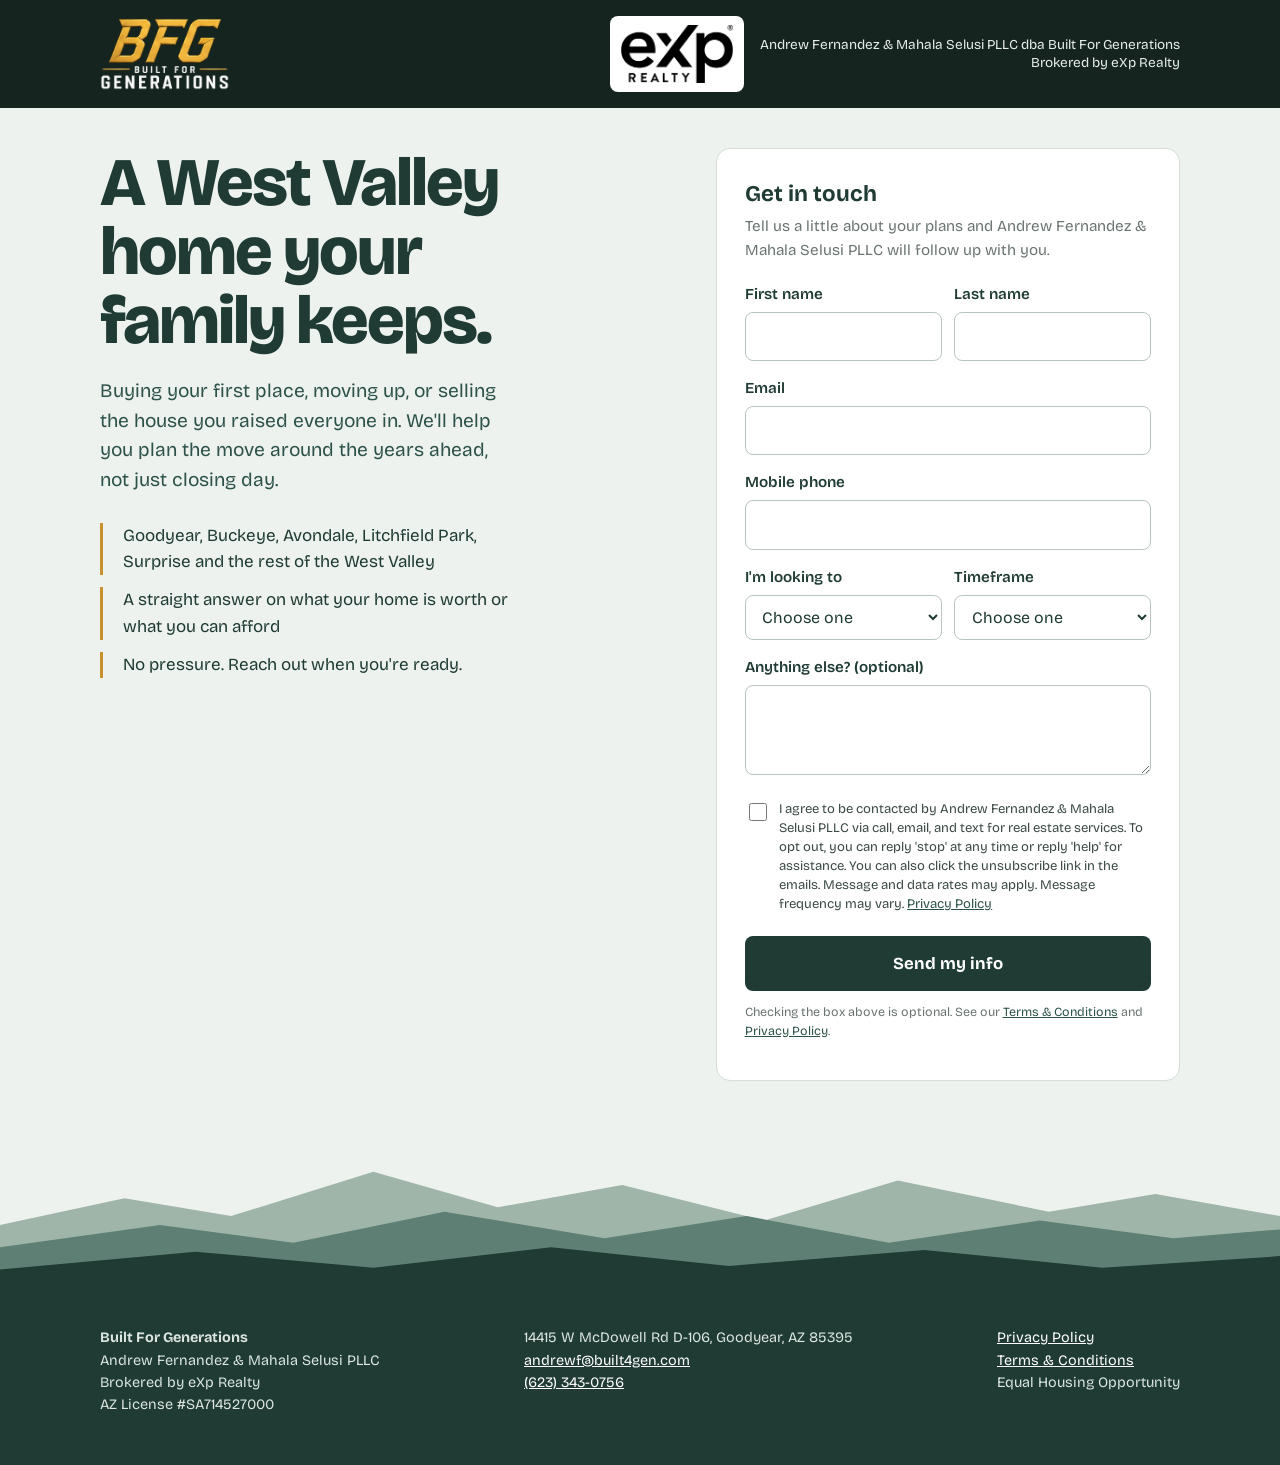
<file: index.html>
<!doctype html>
<html lang="en">
<head>
<meta charset="utf-8">
<meta name="viewport" content="width=device-width, initial-scale=1, viewport-fit=cover">
<title>Built For Generations | West Valley Real Estate</title>
<meta name="description" content="Buying or selling in the West Valley? Talk with Built For Generations, brokered by eXp Realty.">
<link rel="preconnect" href="https://fonts.googleapis.com">
<link href="https://fonts.googleapis.com/css2?family=Bricolage+Grotesque:opsz,wght@12..96,400;12..96,600;12..96,800&display=swap" rel="stylesheet">
<link rel="stylesheet" href="style.css">
</head>
<body>
<div class="masthead"><div class="wrap">
<header class="top">
    <a class="brand" href="/"><img class="team-logo" src="/team-logo.png" alt="Built For Generations"></a>
    <div class="broker">
      <img class="broker-logo" src="/exp-logo.png" alt="eXp Realty">
      <span class="brokered">Andrew Fernandez &amp; Mahala Selusi PLLC dba Built For Generations<br>Brokered by eXp Realty</span>
    </div>
  </header></div></div><div class="wrap">

  <main class="hero">
    <section>
      <h1>A West Valley home your family keeps.</h1>
      <p class="lede">Buying your first place, moving up, or selling the house you raised everyone in. We'll help you plan the move around the years ahead, not just closing day.</p>
      <ul class="points">
        <li>Goodyear, Buckeye, Avondale, Litchfield Park, Surprise and the rest of the West Valley</li>
        <li>A straight answer on what your home is worth or what you can afford</li>
        <li>No pressure. Reach out when you're ready.</li>
      </ul>
    </section>

    <section class="card" aria-labelledby="form-title">
      <h2 id="form-title">Get in touch</h2>
      <p class="sub">Tell us a little about your plans and Andrew Fernandez &amp; Mahala Selusi PLLC will follow up with you.</p>

      <form name="leads" method="POST" action="/thanks.html" data-netlify="true" netlify-honeypot="company">
        <input type="hidden" name="form-name" value="leads">
        <p class="hidden"><label>Leave this empty <input name="company"></label></p>

        <div class="row">
          <div class="field"><label for="first">First name</label><input id="first" name="first_name" type="text" autocomplete="given-name" required></div>
          <div class="field"><label for="last">Last name</label><input id="last" name="last_name" type="text" autocomplete="family-name" required></div>
        </div>
        <div class="field"><label for="email">Email</label><input id="email" name="email" type="email" autocomplete="email" required></div>
        <div class="field"><label for="phone">Mobile phone</label><input id="phone" name="phone" type="tel" autocomplete="tel" inputmode="tel"></div>
        <div class="row">
          <div class="field"><label for="goal">I'm looking to</label>
            <select id="goal" name="goal" required>
              <option value="">Choose one</option><option>Buy</option><option>Sell</option><option>Buy and sell</option><option>Just exploring</option>
            </select></div>
          <div class="field"><label for="when">Timeframe</label>
            <select id="when" name="timeframe">
              <option value="">Choose one</option><option>0–3 months</option><option>3–6 months</option><option>6–12 months</option><option>12+ months</option>
            </select></div>
        </div>
        <div class="field"><label for="msg">Anything else? (optional)</label><textarea id="msg" name="message"></textarea></div>

        <!-- SMS opt-in: unchecked by default, not required to submit (Follow Up Boss / carrier approved wording) -->
        <label class="consent">
          <input type="checkbox" name="sms_consent" value="yes">
          <span>I agree to be contacted by Andrew Fernandez &amp; Mahala Selusi PLLC via call, email, and text for real estate services. To opt out, you can reply 'stop' at any time or reply 'help' for assistance. You can also click the unsubscribe link in the emails. Message and data rates may apply. Message frequency may vary. <a href="/privacy.html">Privacy Policy</a></span>
        </label>

        <button class="cta" type="submit">Send my info</button>
        <p class="fine">Checking the box above is optional. See our <a href="/terms.html">Terms &amp; Conditions</a> and <a href="/privacy.html">Privacy Policy</a>.</p>
      </form>
    </section>
  </main>
</div>

<svg class="ridge" viewBox="0 0 1440 160" preserveAspectRatio="none" aria-hidden="true">
  <path d="M0 90 L140 60 L260 80 L420 30 L560 70 L700 45 L860 85 L1010 40 L1180 75 L1300 55 L1440 80 V160 H0Z" fill="#9FB5A9"/>
  <path d="M0 115 L180 90 L330 110 L500 75 L680 105 L840 80 L1000 110 L1170 85 L1320 105 L1440 95 V160 H0Z" fill="#5E8074"/>
  <path d="M0 140 L220 120 L420 138 L620 115 L820 136 L1040 118 L1240 138 L1440 125 V160 H0Z" fill="#1F3B34"/>
</svg>

<footer>
  <div class="wrap cols">
    <div>
      <strong>Built For Generations</strong><br>
      Andrew Fernandez &amp; Mahala Selusi PLLC<br>
      Brokered by eXp Realty<br>
      AZ License #SA714527000
    </div>
    <div>
      14415 W McDowell Rd D-106, Goodyear, AZ 85395<br>
      <a href="mailto:andrewf@built4gen.com">andrewf@built4gen.com</a><br>
      <a href="tel:+16233430756">(623) 343-0756</a>
    </div>
    <div>
      <a href="/privacy.html">Privacy Policy</a><br>
      <a href="/terms.html">Terms &amp; Conditions</a><br>
      Equal Housing Opportunity
    </div>
  </div>
</footer>
</body>
</html>
</file>
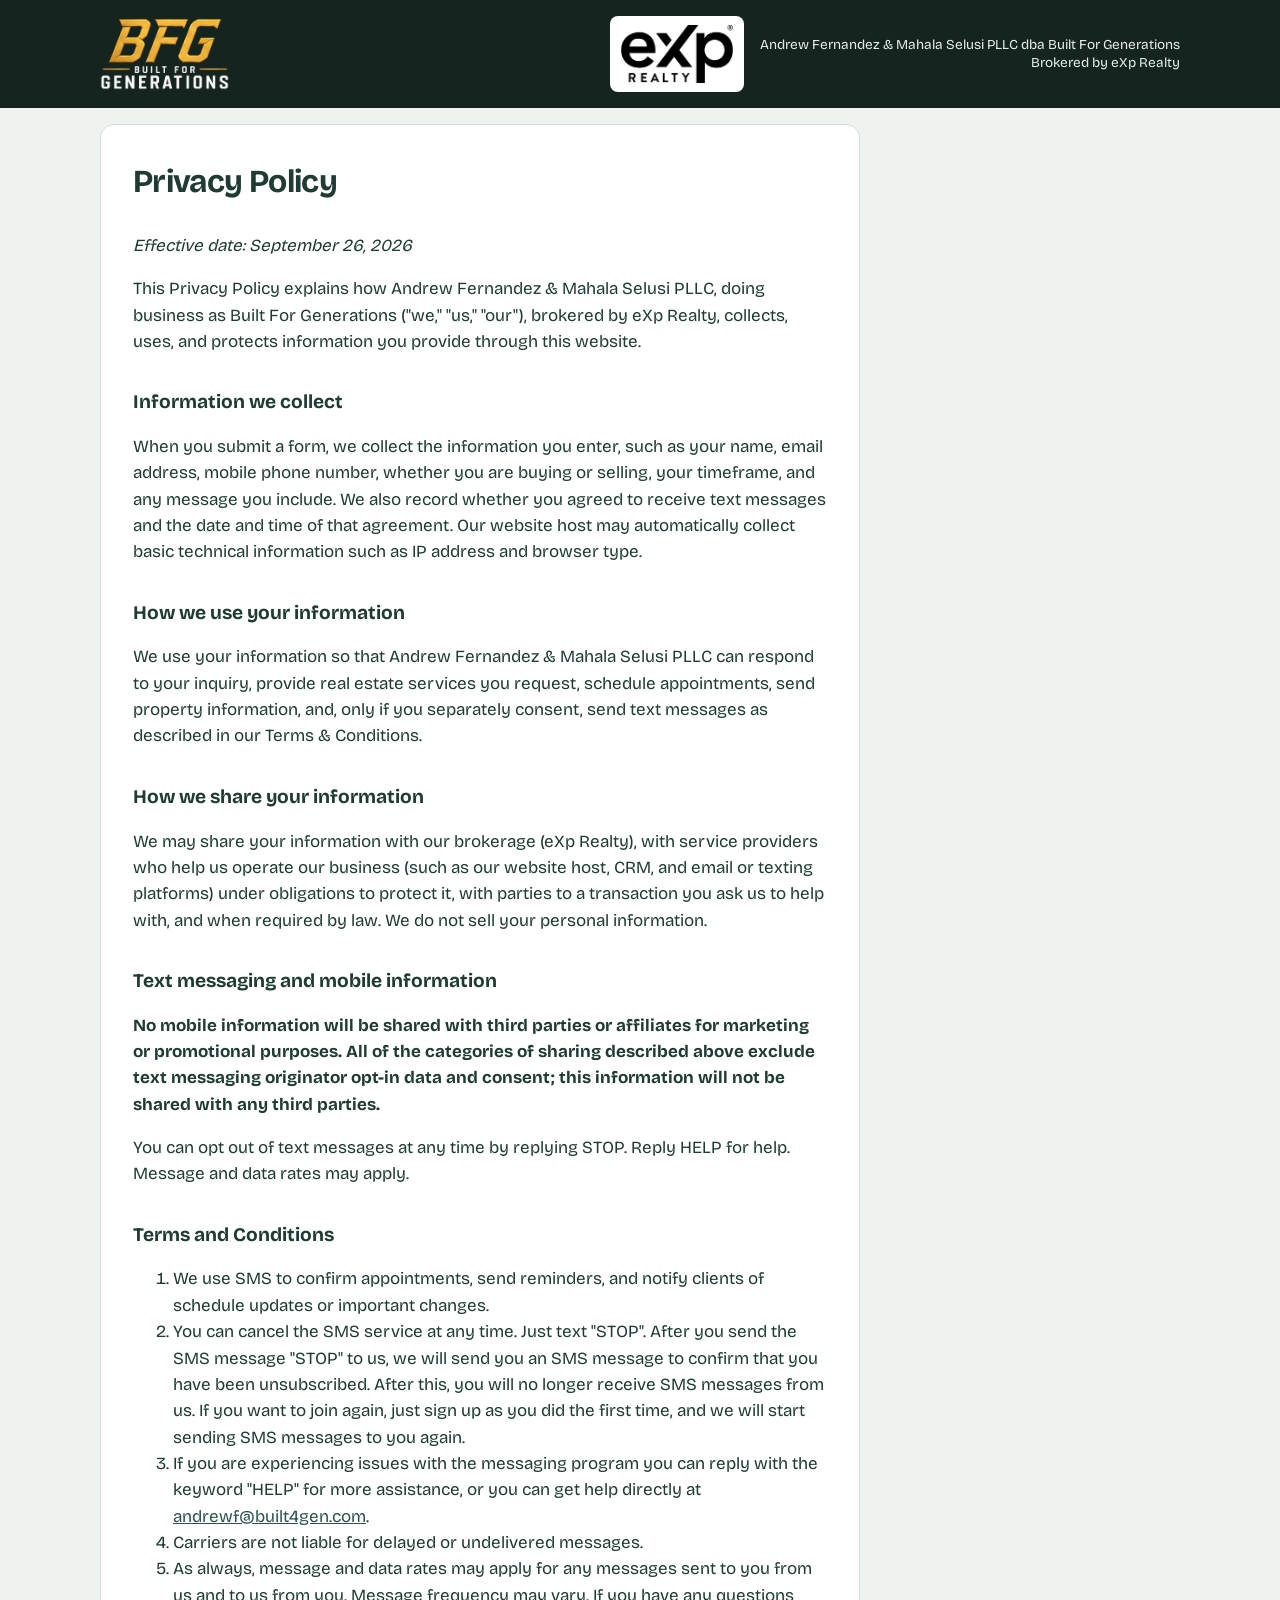
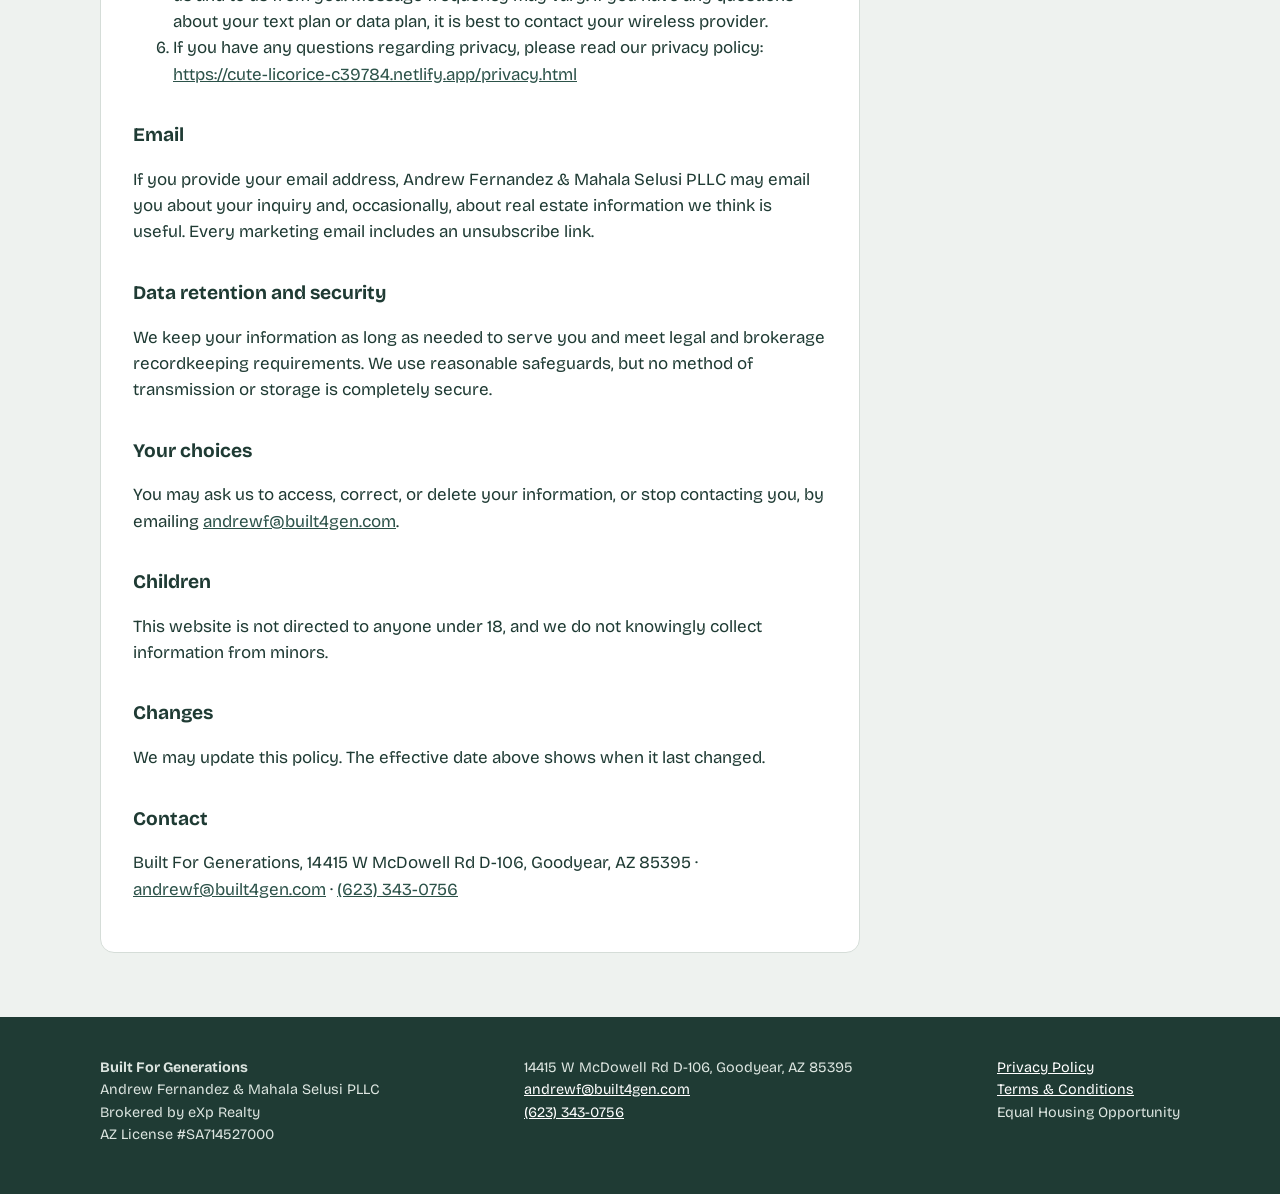
<file: privacy.html>
<!doctype html><html lang="en"><head><meta charset="utf-8"><meta name="viewport" content="width=device-width, initial-scale=1, viewport-fit=cover"><link href="https://fonts.googleapis.com/css2?family=Bricolage+Grotesque:opsz,wght@12..96,400;12..96,600;12..96,800&display=swap" rel="stylesheet"><link rel="stylesheet" href="style.css"><title>Privacy Policy | Built For Generations</title></head><body><div class="masthead"><div class="wrap"><header class="top">
    <a class="brand" href="/"><img class="team-logo" src="/team-logo.png" alt="Built For Generations"></a>
    <div class="broker">
      <img class="broker-logo" src="/exp-logo.png" alt="eXp Realty">
      <span class="brokered">Andrew Fernandez &amp; Mahala Selusi PLLC dba Built For Generations<br>Brokered by eXp Realty</span>
    </div>
  </header></div></div><div class="wrap">
<article class="legal">
<h1>Privacy Policy</h1>
<p><em>Effective date: September 26, 2026</em></p>
<p>This Privacy Policy explains how Andrew Fernandez &amp; Mahala Selusi PLLC, doing business as Built For Generations ("we," "us," "our"), brokered by eXp Realty, collects, uses, and protects information you provide through this website.</p>

<h2>Information we collect</h2>
<p>When you submit a form, we collect the information you enter, such as your name, email address, mobile phone number, whether you are buying or selling, your timeframe, and any message you include. We also record whether you agreed to receive text messages and the date and time of that agreement. Our website host may automatically collect basic technical information such as IP address and browser type.</p>

<h2>How we use your information</h2>
<p>We use your information so that Andrew Fernandez &amp; Mahala Selusi PLLC can respond to your inquiry, provide real estate services you request, schedule appointments, send property information, and, only if you separately consent, send text messages as described in our Terms &amp; Conditions.</p>

<h2>How we share your information</h2>
<p>We may share your information with our brokerage (eXp Realty), with service providers who help us operate our business (such as our website host, CRM, and email or texting platforms) under obligations to protect it, with parties to a transaction you ask us to help with, and when required by law. We do not sell your personal information.</p>

<h2>Text messaging and mobile information</h2>
<p><strong>No mobile information will be shared with third parties or affiliates for marketing or promotional purposes. All of the categories of sharing described above exclude text messaging originator opt-in data and consent; this information will not be shared with any third parties.</strong></p>
<p>You can opt out of text messages at any time by replying STOP. Reply HELP for help. Message and data rates may apply.</p>

<h2>Terms and Conditions</h2>
<ol>
<li>We use SMS to confirm appointments, send reminders, and notify clients of schedule updates or important changes.</li>
<li>You can cancel the SMS service at any time. Just text "STOP". After you send the SMS message "STOP" to us, we will send you an SMS message to confirm that you have been unsubscribed. After this, you will no longer receive SMS messages from us. If you want to join again, just sign up as you did the first time, and we will start sending SMS messages to you again.</li>
<li>If you are experiencing issues with the messaging program you can reply with the keyword "HELP" for more assistance, or you can get help directly at <a href="mailto:andrewf@built4gen.com">andrewf@built4gen.com</a>.</li>
<li>Carriers are not liable for delayed or undelivered messages.</li>
<li>As always, message and data rates may apply for any messages sent to you from us and to us from you. Message frequency may vary. If you have any questions about your text plan or data plan, it is best to contact your wireless provider.</li>
<li>If you have any questions regarding privacy, please read our privacy policy: <a href="https://cute-licorice-c39784.netlify.app/privacy.html">https://cute-licorice-c39784.netlify.app/privacy.html</a></li>
</ol>

<h2>Email</h2>
<p>If you provide your email address, Andrew Fernandez &amp; Mahala Selusi PLLC may email you about your inquiry and, occasionally, about real estate information we think is useful. Every marketing email includes an unsubscribe link.</p>

<h2>Data retention and security</h2>
<p>We keep your information as long as needed to serve you and meet legal and brokerage recordkeeping requirements. We use reasonable safeguards, but no method of transmission or storage is completely secure.</p>

<h2>Your choices</h2>
<p>You may ask us to access, correct, or delete your information, or stop contacting you, by emailing <a href="mailto:andrewf@built4gen.com">andrewf@built4gen.com</a>.</p>

<h2>Children</h2>
<p>This website is not directed to anyone under 18, and we do not knowingly collect information from minors.</p>

<h2>Changes</h2>
<p>We may update this policy. The effective date above shows when it last changed.</p>

<h2>Contact</h2>
<p>Built For Generations, 14415 W McDowell Rd D-106, Goodyear, AZ 85395 &middot; <a href="mailto:andrewf@built4gen.com">andrewf@built4gen.com</a> &middot; <a href="tel:+16233430756">(623) 343-0756</a></p>
</article>
</div><footer><div class="wrap cols"><div><strong>Built For Generations</strong><br>Andrew Fernandez &amp; Mahala Selusi PLLC<br>Brokered by eXp Realty<br>AZ License #SA714527000</div><div>14415 W McDowell Rd D-106, Goodyear, AZ 85395<br><a href="mailto:andrewf@built4gen.com">andrewf@built4gen.com</a><br><a href="tel:+16233430756">(623) 343-0756</a></div><div><a href="/privacy.html">Privacy Policy</a><br><a href="/terms.html">Terms &amp; Conditions</a><br>Equal Housing Opportunity</div></div></footer></body></html>
</file>
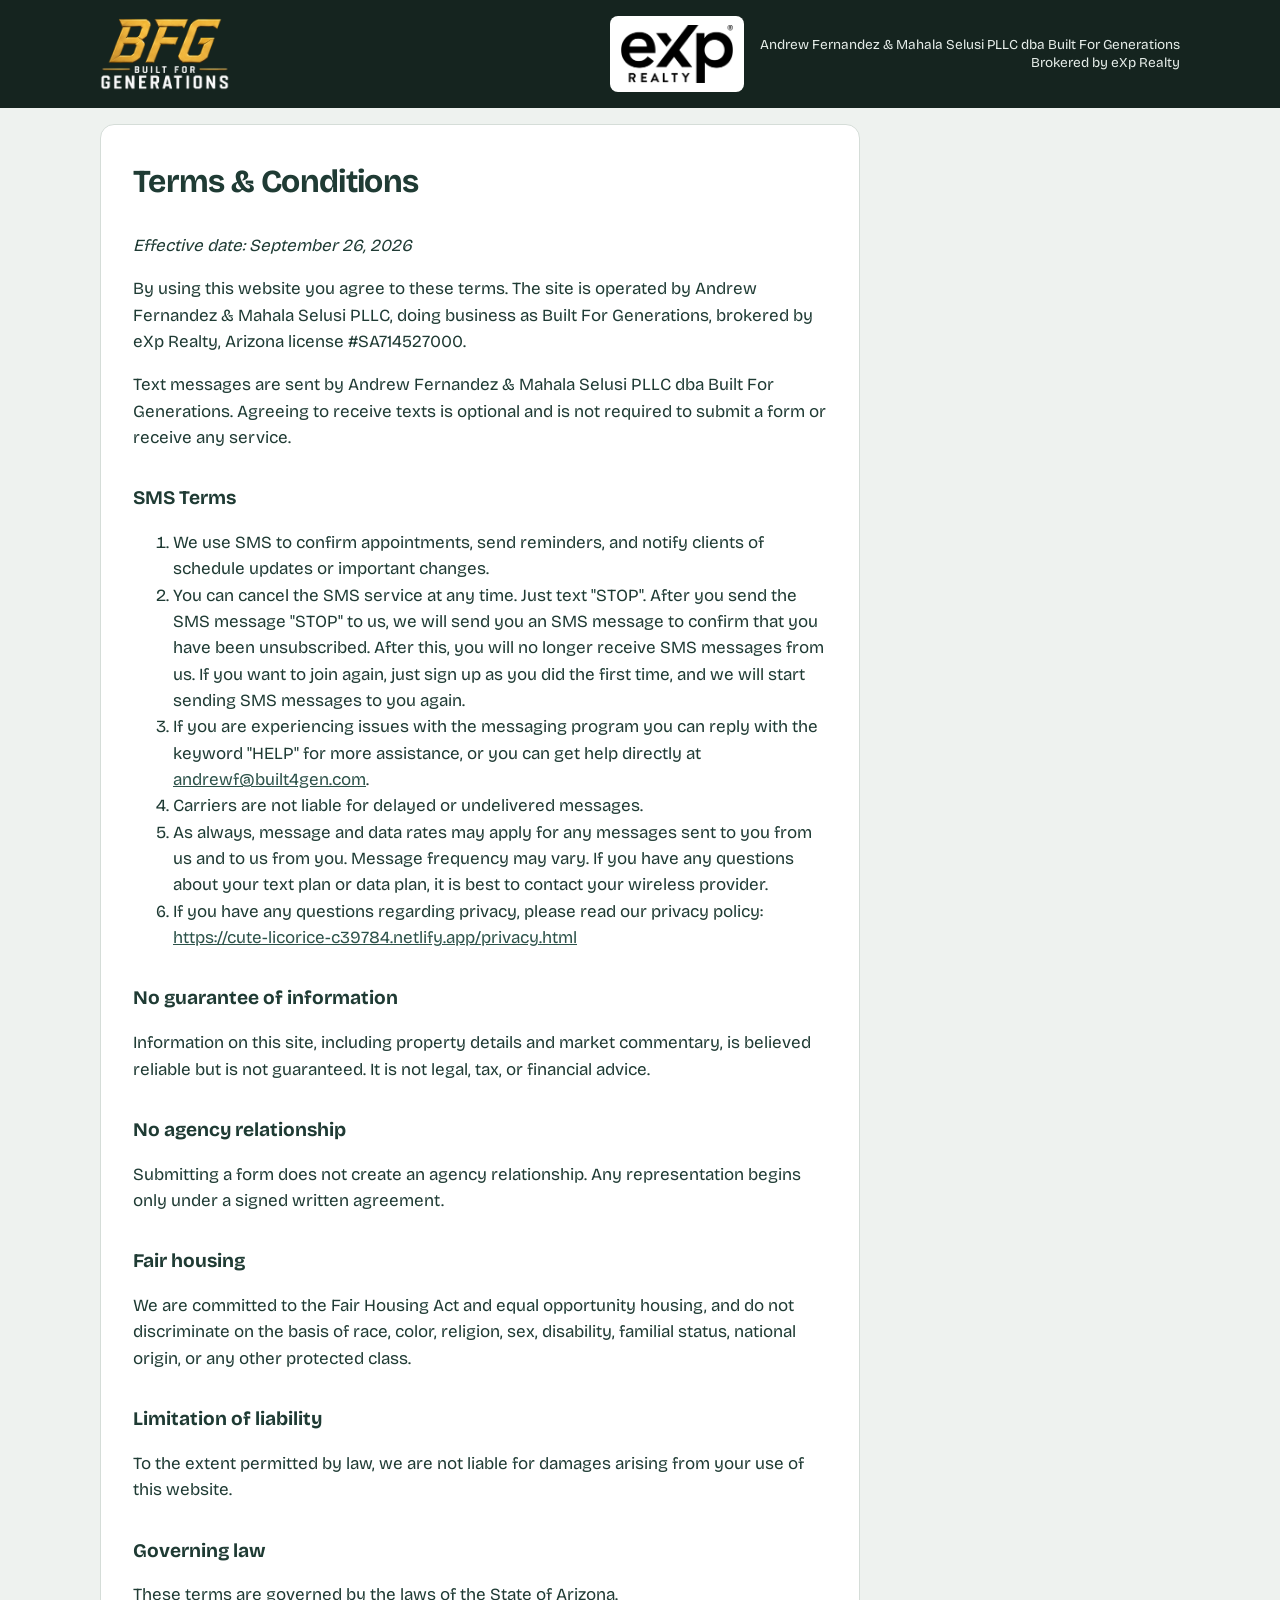
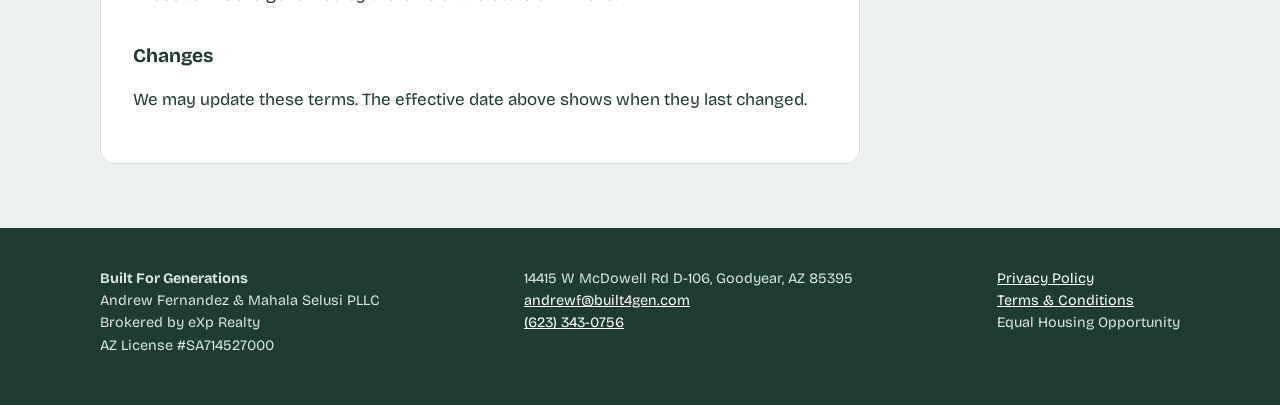
<file: terms.html>
<!doctype html><html lang="en"><head><meta charset="utf-8"><meta name="viewport" content="width=device-width, initial-scale=1, viewport-fit=cover"><link href="https://fonts.googleapis.com/css2?family=Bricolage+Grotesque:opsz,wght@12..96,400;12..96,600;12..96,800&display=swap" rel="stylesheet"><link rel="stylesheet" href="style.css"><title>Terms &amp; Conditions | Built For Generations</title></head><body><div class="masthead"><div class="wrap"><header class="top">
    <a class="brand" href="/"><img class="team-logo" src="/team-logo.png" alt="Built For Generations"></a>
    <div class="broker">
      <img class="broker-logo" src="/exp-logo.png" alt="eXp Realty">
      <span class="brokered">Andrew Fernandez &amp; Mahala Selusi PLLC dba Built For Generations<br>Brokered by eXp Realty</span>
    </div>
  </header></div></div><div class="wrap">
<article class="legal">
<h1>Terms &amp; Conditions</h1>
<p><em>Effective date: September 26, 2026</em></p>
<p>By using this website you agree to these terms. The site is operated by Andrew Fernandez &amp; Mahala Selusi PLLC, doing business as Built For Generations, brokered by eXp Realty, Arizona license #SA714527000.</p>

<p>Text messages are sent by Andrew Fernandez &amp; Mahala Selusi PLLC dba Built For Generations. Agreeing to receive texts is optional and is not required to submit a form or receive any service.</p>
<h2>SMS Terms</h2>
<ol>
<li>We use SMS to confirm appointments, send reminders, and notify clients of schedule updates or important changes.</li>
<li>You can cancel the SMS service at any time. Just text "STOP". After you send the SMS message "STOP" to us, we will send you an SMS message to confirm that you have been unsubscribed. After this, you will no longer receive SMS messages from us. If you want to join again, just sign up as you did the first time, and we will start sending SMS messages to you again.</li>
<li>If you are experiencing issues with the messaging program you can reply with the keyword "HELP" for more assistance, or you can get help directly at <a href="mailto:andrewf@built4gen.com">andrewf@built4gen.com</a>.</li>
<li>Carriers are not liable for delayed or undelivered messages.</li>
<li>As always, message and data rates may apply for any messages sent to you from us and to us from you. Message frequency may vary. If you have any questions about your text plan or data plan, it is best to contact your wireless provider.</li>
<li>If you have any questions regarding privacy, please read our privacy policy: <a href="https://cute-licorice-c39784.netlify.app/privacy.html">https://cute-licorice-c39784.netlify.app/privacy.html</a></li>
</ol>

<h2>No guarantee of information</h2>
<p>Information on this site, including property details and market commentary, is believed reliable but is not guaranteed. It is not legal, tax, or financial advice.</p>

<h2>No agency relationship</h2>
<p>Submitting a form does not create an agency relationship. Any representation begins only under a signed written agreement.</p>

<h2>Fair housing</h2>
<p>We are committed to the Fair Housing Act and equal opportunity housing, and do not discriminate on the basis of race, color, religion, sex, disability, familial status, national origin, or any other protected class.</p>

<h2>Limitation of liability</h2>
<p>To the extent permitted by law, we are not liable for damages arising from your use of this website.</p>

<h2>Governing law</h2>
<p>These terms are governed by the laws of the State of Arizona.</p>

<h2>Changes</h2>
<p>We may update these terms. The effective date above shows when they last changed.</p>
</article>
</div><footer><div class="wrap cols"><div><strong>Built For Generations</strong><br>Andrew Fernandez &amp; Mahala Selusi PLLC<br>Brokered by eXp Realty<br>AZ License #SA714527000</div><div>14415 W McDowell Rd D-106, Goodyear, AZ 85395<br><a href="mailto:andrewf@built4gen.com">andrewf@built4gen.com</a><br><a href="tel:+16233430756">(623) 343-0756</a></div><div><a href="/privacy.html">Privacy Policy</a><br><a href="/terms.html">Terms &amp; Conditions</a><br>Equal Housing Opportunity</div></div></footer></body></html>
</file>
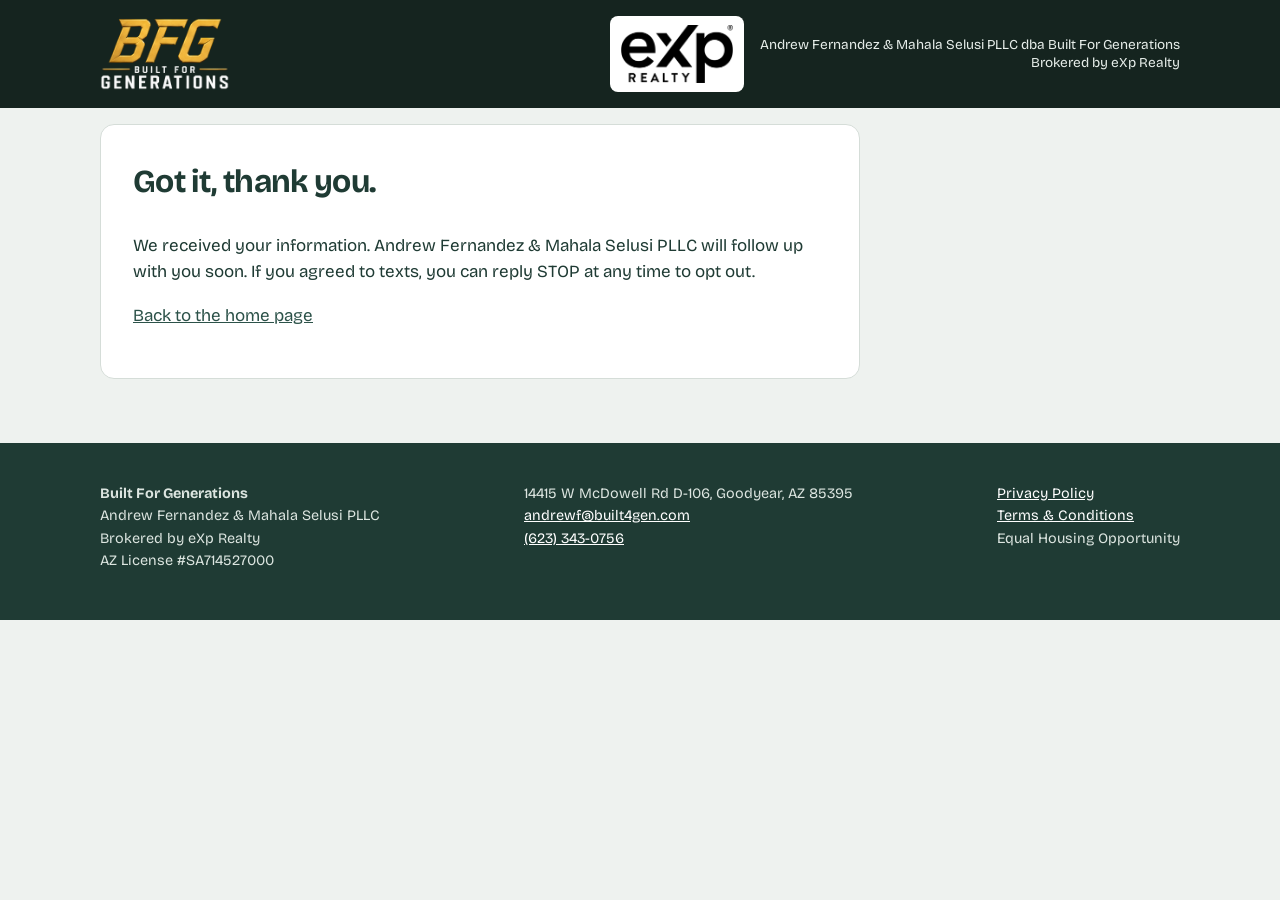
<file: thanks.html>
<!doctype html><html lang="en"><head><meta charset="utf-8"><meta name="viewport" content="width=device-width, initial-scale=1, viewport-fit=cover"><link href="https://fonts.googleapis.com/css2?family=Bricolage+Grotesque:opsz,wght@12..96,400;12..96,600;12..96,800&display=swap" rel="stylesheet"><link rel="stylesheet" href="style.css"><title>Thank you | Built For Generations</title></head><body><div class="masthead"><div class="wrap"><header class="top">
    <a class="brand" href="/"><img class="team-logo" src="/team-logo.png" alt="Built For Generations"></a>
    <div class="broker">
      <img class="broker-logo" src="/exp-logo.png" alt="eXp Realty">
      <span class="brokered">Andrew Fernandez &amp; Mahala Selusi PLLC dba Built For Generations<br>Brokered by eXp Realty</span>
    </div>
  </header></div></div><div class="wrap">
<article class="legal"><h1>Got it, thank you.</h1><p>We received your information. Andrew Fernandez &amp; Mahala Selusi PLLC will follow up with you soon. If you agreed to texts, you can reply STOP at any time to opt out.</p><p><a href="/">Back to the home page</a></p></article>
</div><footer><div class="wrap cols"><div><strong>Built For Generations</strong><br>Andrew Fernandez &amp; Mahala Selusi PLLC<br>Brokered by eXp Realty<br>AZ License #SA714527000</div><div>14415 W McDowell Rd D-106, Goodyear, AZ 85395<br><a href="mailto:andrewf@built4gen.com">andrewf@built4gen.com</a><br><a href="tel:+16233430756">(623) 343-0756</a></div><div><a href="/privacy.html">Privacy Policy</a><br><a href="/terms.html">Terms &amp; Conditions</a><br>Equal Housing Opportunity</div></div></footer></body></html>
</file>
<file: style.css>
:root{
  --juniper:#1F3B34; --juniper-2:#2C5249; --sky:#EEF2EF; --paper:#FFFFFF;
  --gold:#C8912E; --stone:#6B7570; --line:#D5DDD8; --err:#A33A2B;
  box-sizing:border-box;
  padding-top:env(safe-area-inset-top,0px); padding-bottom:env(safe-area-inset-bottom,0px);
}
*,*::before,*::after{box-sizing:inherit}
html{scroll-padding-top:env(safe-area-inset-top,0px)}
body{margin:0;background:var(--sky);color:var(--juniper);font-family:"Bricolage Grotesque",system-ui,-apple-system,"Segoe UI",sans-serif;font-size:1.0625rem;line-height:1.55}
a{color:var(--juniper-2)}
a:focus-visible,button:focus-visible,input:focus-visible,select:focus-visible,textarea:focus-visible{outline:3px solid var(--gold);outline-offset:2px}
.wrap{max-width:1120px;margin:0 auto;padding:0 1.25rem}
header.top{display:flex;justify-content:space-between;align-items:center;gap:1rem;padding:1.25rem 0;flex-wrap:wrap}
.brand{font-weight:800;font-size:1.25rem;letter-spacing:-.01em;text-decoration:none;color:var(--juniper)}
.brokered{font-size:.9rem;color:var(--stone)}
.hero{display:grid;grid-template-columns:1.1fr .9fr;gap:3rem;align-items:start;padding:2.5rem 0 4rem}
.hero h1{font-size:clamp(2.4rem,5.5vw,4.25rem);line-height:1.02;letter-spacing:-.03em;font-weight:800;margin:0 0 1.25rem;max-width:12ch}
.hero p.lede{font-size:1.2rem;max-width:34ch;margin:0 0 1.75rem;color:var(--juniper-2)}
.points{list-style:none;padding:0;margin:0;display:grid;gap:.75rem;max-width:40ch}
.points li{padding-left:1.25rem;border-left:3px solid var(--gold)}
.card{background:var(--paper);border:1px solid var(--line);border-radius:14px;padding:1.75rem}
.card h2{margin:0 0 .25rem;font-size:1.4rem}
.card .sub{margin:0 0 1.25rem;color:var(--stone);font-size:.95rem}
label{display:block;font-weight:600;font-size:.95rem;margin:0 0 .35rem}
.field{margin-bottom:1rem}
input[type=text],input[type=email],input[type=tel],select,textarea{width:100%;font:inherit;font-size:1rem;padding:.7rem .8rem;border:1px solid #B9C4BE;border-radius:8px;background:#fff;color:var(--juniper)}
textarea{min-height:90px;resize:vertical}
.row{display:grid;grid-template-columns:1fr 1fr;gap:.75rem}
.consent{display:grid;grid-template-columns:auto 1fr;gap:.6rem;align-items:start;font-size:.82rem;line-height:1.45;color:#3B4A45;margin:.9rem 0;font-weight:400}
.consent input{margin-top:.2rem;width:18px;height:18px;accent-color:var(--juniper)}
.fine{font-size:.78rem;color:var(--stone);line-height:1.45}
button.cta{width:100%;font:inherit;font-weight:700;font-size:1.05rem;padding:.9rem;border:0;border-radius:8px;background:var(--juniper);color:#fff;cursor:pointer;margin-top:.5rem}
button.cta:hover{background:var(--juniper-2)}
.hidden{position:absolute;left:-9999px}
.ridge{display:block;width:100%;height:auto}
footer{background:var(--juniper);color:#DCE5E0;padding:2.5rem 0 3rem;font-size:.9rem}
footer a{color:#fff}
footer .cols{display:flex;flex-wrap:wrap;justify-content:space-between;gap:1.5rem}
.legal{background:var(--paper);border:1px solid var(--line);border-radius:14px;padding:2rem;margin:1rem 0 4rem;max-width:760px}
.legal h1{font-size:2rem;letter-spacing:-.02em;margin-top:0}
.legal h2{font-size:1.2rem;margin-top:2rem}
.legal p,.legal li{max-width:70ch}
@media (max-width:860px){.hero{grid-template-columns:1fr;gap:2rem}.row{grid-template-columns:1fr}}
@media (prefers-color-scheme:dark){:root:not([data-theme="light"]){--sky:#15221E;--paper:#1C2C27;--juniper:#E7EEEA;--juniper-2:#C6D6CE;--line:#2F433C;--stone:#9AA8A1}
 :root:not([data-theme="light"]) input,:root:not([data-theme="light"]) select,:root:not([data-theme="light"]) textarea{background:#12201B;color:#E7EEEA;border-color:#3A5048}
 :root:not([data-theme="light"]) .consent{color:#C6D6CE}
 :root:not([data-theme="light"]) button.cta{background:var(--gold);color:#15221E}
 :root:not([data-theme="light"]) footer{background:#0E1815}}
.team-logo{display:block;height:56px;width:auto;max-width:220px}
.broker{display:flex;align-items:center;gap:.75rem;text-align:right}
.broker-logo{display:block;height:48px;width:auto;max-width:160px}
@media (max-width:600px){header.top{flex-direction:column;align-items:flex-start}.broker{text-align:left}.team-logo{height:48px}.broker-logo{height:40px}}
/* Masthead: dark band so the gold/white team logo reads; eXp logo on a white tile */
.masthead{background:#15241F;color:#E7EEEA}
.masthead header.top{padding:1rem 0}
.team-logo{height:72px;max-width:none}
.broker{gap:1rem}
.broker .brokered{color:#E7EEEA;font-size:.85rem;line-height:1.35}
.broker-logo{height:auto;width:112px;max-width:none;background:#fff;padding:.55rem .7rem;border-radius:8px;box-sizing:content-box}
@media (max-width:600px){.team-logo{height:60px}.broker-logo{width:92px}.masthead header.top{gap:.9rem}}
</file>
